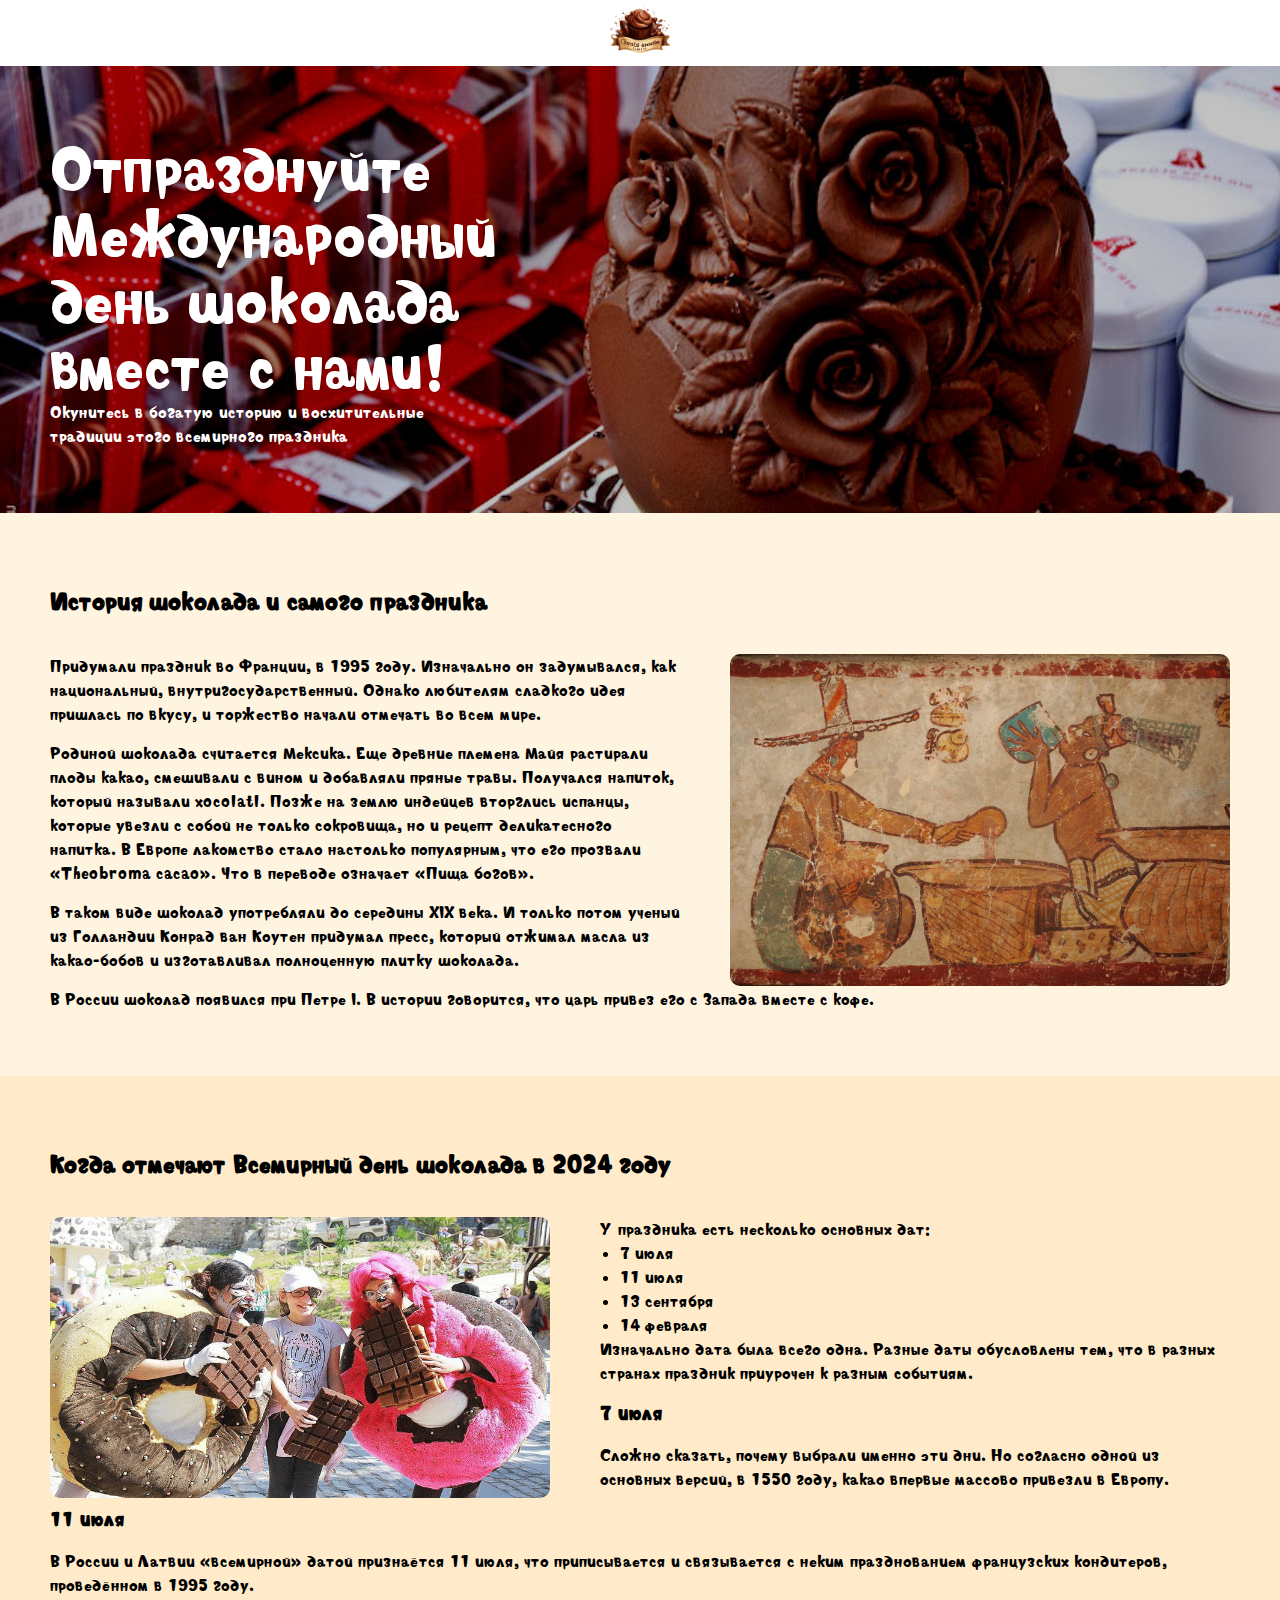
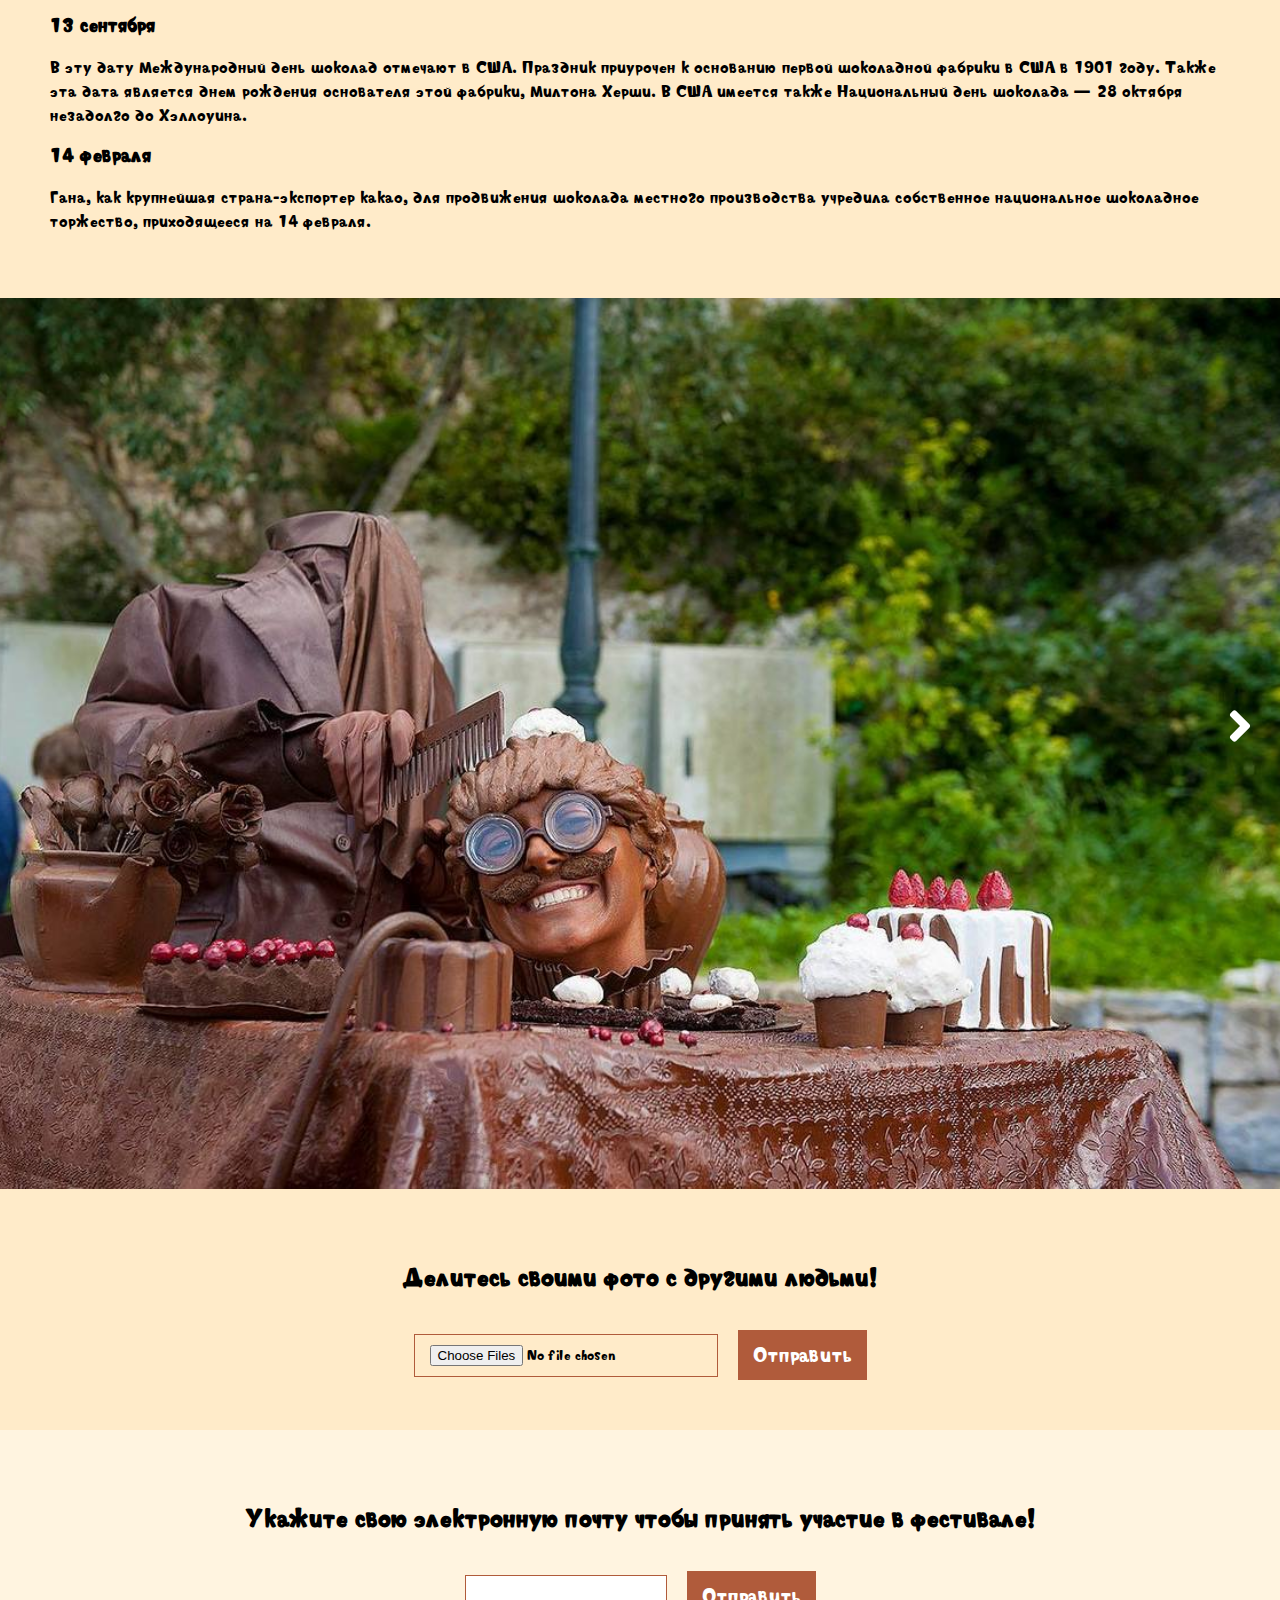
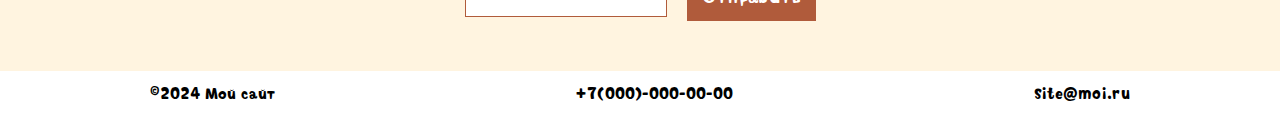
<file: index.html>
<!DOCTYPE html>
<html lang="ru">

<head>
	<title>Всемирный День Шоколада</title>
	<meta charset="UTF-8">
	<meta name="viewport" content="width=device-width, initial-scale=1">
	<link href="style.css" rel="stylesheet">
	<link rel="icon" href="images/favicon.png" type="image/x-icon">
</head>

<body>
	<header>
		<a href="#join"><img src="images\favicon.png" id="logo"></a>
		<!-- <div>
			<a href="#history"><button>История</button></a>
			<a href="#when"><button>Когда отмечают</button></a>
			<a href="#gallery"><button>Галерея</button></a>
			<a href="#send-photo"><button>Поделится фото</button></a>
			<a href="#footer"><button>О нас</button></a>
		</div>
		<a href="#join"><button class="sign-up-for">Принять участие</button></a>
		<input type="checkbox" name="menucb" id="menucb">
		<label for="menucb"><div></div></label> -->
	</header>
	<main>
		<div class="block block1">
			<h1>Отпразднуйте Международный день шоколада вместе с нами!</h1>
			<p>Окунитесь в богатую историю и восхитительные традиции этого всемирного праздника</p>
		</div>
		<div class="block history" id="history">
			<h2>История шоколада и самого праздника</h2>
			<div>

				<img src="images/history-1jpg.jpg" alt="">
				<p>
					Придумали праздник во Франции, в 1995 году. Изначально он задумывался, как национальный,
					внутригосударственный. Однако любителям сладкого идея пришлась по вкусу, и торжество начали отмечать
					во всем мире.
				</p>
				<p>
					Родиной шоколада считается Мексика. Еще древние племена Майя растирали плоды какао, смешивали с
					вином и добавляли пряные травы. Получался напиток, который называли xocolatl. Позже на землю
					индейцев вторглись испанцы, которые увезли с собой не только сокровища, но и рецепт деликатесного
					напитка. В Европе лакомство стало настолько популярным, что его прозвали «Theobroma cacao». Что в
					переводе означает «Пища богов».
				</p>
				<p>
					В таком виде шоколад употребляли до середины XIX века. И только потом ученый из Голландии Конрад ван
					Коутен придумал пресс, который отжимал масла из какао-бобов и изготавливал полноценную плитку
					шоколада.
				</p>
				<p>
					В России шоколад появился при Петре I. В истории говорится, что царь привез его с Запада вместе с
					кофе.
				</p>
			</div>
		</div>
		<div class="block when" id="when">
			<h2>Когда отмечают Всемирный день шоколада в 2024 году</h2>
			<figure>
				<img src="images/when-1.jpg" alt="">
				<figcaption>У праздника есть несколько основных дат:</figcaption>
				<ul>
					<li>7 июля</li>
					<li>11 июля</li>
					<li>13 сентября</li>
					<li>14 февраля</li>
				</ul>
			</figure>
			<p>Изначально дата была всего одна. Разные даты обусловлены тем, что в разных странах праздник приурочен к
				разным событиям.</p>
			<h3>7 июля</h3>
			<p>Сложно сказать, почему выбрали именно эти дни. Но согласно одной из основных версий, в 1550 году, какао
				впервые массово привезли в Европу.</p>
			<h3>11 июля</h3>
			<p>В России и Латвии «всемирной» датой признаётся 11 июля, что приписывается и связывается с неким
				празднованием французских кондитеров, проведённом в 1995 году.</p>
			<h3>13 сентября</h3>
			<p>В эту дату Международный день шоколад отмечают в США. Праздник приурочен к основанию первой шоколадной
				фабрики в США в 1901 году. Также эта дата является днем рождения основателя этой фабрики, Милтона Херши.
				В США имеется также Национальный день шоколада — 28 октября незадолго до Хэллоуина.</p>
			<h3>14 февраля</h3>
			<p>Гана, как крупнейшая страна-экспортер какао, для продвижения шоколада местного производства учредила
				собственное национальное шоколадное торжество, приходящееся на 14 февраля.</p>
		</div>
		<div class="block gallery" id="gallery">
			<input type="radio" id="rb1" name="slider" class="slider" checked>
			<label for="rb1"></label>
			<div class="slide bg1"></div>

			<input type="radio" id="rb2" name="slider" class="slider">
			<label for="rb2"></label>
			<div class="slide bg2"></div>

			<input type="radio" id="rb3" name="slider" class="slider">
			<label for="rb3"></label>
			<div class="slide bg3"></div>

			<input type="radio" id="rb4" name="slider" class="slider">
			<label for="rb4"></label>
			<div class="slide bg4"></div>

			<input type="radio" id="rb5" name="slider" class="slider">
			<label for="rb5"></label>
			<div class="slide bg5"></div>
		</div>
		<div class="block send-photo" id="send-photo">
			<h2>Делитесь своими фото с другими людьми!</h2>
			<form action="send-photo.php" method="post" enctype="multipart/form-data">
				<input type="file" name="photo" id="photo" accept="image/jpeg, image/png" required multiple>
				<button type="submit">Отправить</button>
			</form>
		</div>
		<div class="block join" id="join">
			<h2>Укажите свою электронную почту чтобы принять участие в фестивале!</h2>
			<form action="join.php" method="post">
				<input type="email" name="email" id="email" required>
				<button type="submit">Отправить</button>
			</form>
		</div>
	</main>
	<footer id="footer">
		<p>©2024 Мой сайт</p>
		<p>+7(000)-000-00-00</p>
		<p>site@moi.ru</p>
	</footer>
</body>

</html>
</file>
<file: style.css>
@font-face {
	font-family: SoftieCyr;
	src: url("fonts/Softie\ Cyr.ttf") format("truetype");
}

*
{
	margin: 0;
	padding: 0;
	font-family: SoftieCyr;
	line-height: 150%;
}

a{
	all: unset;
}

body
{
	/* background-color: #FFEBC9; */
	/* background-repeat: no-repeat;
	background-size: cover; */
	background: linear-gradient(0deg, rgba(117,52,34,1) 0%, rgba(215,151,113,1) 100%);
	display: flex;
	flex-direction: column;
}

#logo
{
	max-width: 60px;
}

header, footer
{
	/* padding: 0 15%; */
	/* max-width: 1024px; */
	/* margin: auto; */
	display: flex;
	justify-content: space-around;
	align-items: center;
	background-color: #fff;
}

header
{
	/* background-color: rgb(215, 151, 113); */
	position: sticky;
	top: 0;
	z-index: 9999999999999999;
	/* border-bottom: 1px solid; */
}

header button
{
	all: unset;
	padding: 0 25px;
	height: 60px;
	color: rgb(117, 52, 34);
}

header button:hover
{
	background-color: rgb(215, 151, 113);
}

.sign-up-for
{
	background-color: rgb(176, 91, 59);
	font-size: 20px;
	color: #fff;
}

.sign-up-for:hover
{
	background-color: rgb(117, 52, 34);
	color: #fff;
}

.block{
	padding: 50px;
	padding-top: 70px;
}

.block.block:nth-child(2n){
	background-color: #fff4e0;
}

main
{
	align-self: center;
	max-width: 1600px;
	background-color: #FFEBC9;
}

main .block1
{
	background: no-repeat url("images/5613086550_b586cb0436_b (1).jpg");
	background-position: center center;
	background-size: cover;
	position: relative;
	/* min-width: 1024px; */
	/* min-height: 400px; */
	display: flex;
	flex-direction: column;
	justify-content: space-evenly;
}

h1, main .block1 p
{
	max-width: 450px;
	color: white;
}

h1
{
	font-size: 60px;
	line-height: 110%;
	font-weight: 400;
}

.history
{
	display: flex;
	flex-direction: column;
}

.history img
{
	float: right;
	margin-left: 50px;
}

.block img
{
	max-width: 500px;
	border-radius: 10px;
}

h2
{
	margin-bottom: 20px;
}

h3
{
	margin-bottom: 15px;
}

p
{
	margin-bottom: 15px;
}

.when li{
	position: relative;
	left: 20px;
}

.when img
{
	float: left;
	margin-right: 50px;
}

button[type="submit"]{
	transition-duration: 0.5s;
	border-radius: 0px;
	background-color: rgb(176, 91, 59);
	font-size: 20px;
	color: #fff;
	padding: 10px 15px;
	border: none;
}

button[type="submit"]:hover{
	/* background-color: aqua; */
	border-radius: 10px;
	background-color: rgb(117, 52, 34);
	color: #fff;
}

input{
	padding: 10px 15px;
	/* font-size: 20px; */
	/* border: none; */
	border: 1px solid rgb(176, 91, 59);
	margin-right: 20px;
}


/*  */

.gallery
{
  text-align: center;
  overflow: hidden;
  user-select: none;
  position: relative;
}

.slider{
	position: absolute;  
	opacity: 0;
	margin-top: 85vh;
}
  
label {
	display: inline-block;
	width: 12px;
	height: 12px;
	background-color: transparent;
	height: 85vh;
	z-index: 2;
	transition-duration: .4s;
}
  
.slider:checked + label{
	background-color: white;
}
  
.slider + label::after{
	content: '';
	background-image: url("data:image/svg+xml,%3Csvg xmlns='http://www.w3.org/2000/svg' viewBox='0 0 256 512' width='100' style='fill:white'%3E%3Cpath d='M31.7 239l136-136c9.4-9.4 24.6-9.4 33.9 0l22.6 22.6c9.4 9.4 9.4 24.6 0 33.9L127.9 256l96.4 96.4c9.4 9.4 9.4 24.6 0 33.9L201.7 409c-9.4 9.4-24.6 9.4-33.9 0l-136-136c-9.5-9.4-9.5-24.6-.1-34z' /%3E%3C/svg%3E");
	background-repeat: no-repeat;
	background-position: center center;
	background-size: 50px 50px;
	line-height: 100vh;
	transition: 200ms;
	position: absolute;
	color: white;
	height: 95vh;
	width: 50px;
	top: 0;
	left: 0;
	z-index: 20;
}
  
.slider + label:hover::after {
	background-size: 60px 60px;
}
  
.slider:checked + label::after {
	background-image: none;
	width: 100vw;
	left: 0;
	z-index: 10;
}
  
.slider:checked + label + .slide ~ .slider + label::after {
	display: none;
}
  
.slider:checked + label + .slide + .slider + label::after {
	background-image: url("data:image/svg+xml,%3Csvg xmlns='http://www.w3.org/2000/svg' viewBox='0 0 256 512' width='100' fill='white'%3E%3Cpath d='M224.3 273l-136 136c-9.4 9.4-24.6 9.4-33.9 0l-22.6-22.6c-9.4-9.4-9.4-24.6 0-33.9l96.4-96.4-96.4-96.4c-9.4-9.4-9.4-24.6 0-33.9L54.3 103c9.4-9.4 24.6-9.4 33.9 0l136 136c9.5 9.4 9.5 24.6.1 34z' /%3E%3C/svg%3E");
	display: block;
	width: 80px;
	right: 0;
	left: auto;
}

.slide {
	position: absolute;
	background-position: center;
	background-size: cover;
	background-repeat: no-repeat;
	width: 100%;
	height: 100%;
	top: 0;
	left: 0;
	z-index: 1;
	transform: translateX(-100%);
	transition-duration: .4s;
	opacity: 1;
}
  
.slider:checked ~ .slide {
	transform: translateX(100%);
}
  
.slider:checked + label + .slide {
	transform: translateX(0);
	opacity: 1;
}
  
.bg1{
	background-image: url(images/gallery-1.jpg);
}
.bg2{
	background-image: url(images/gallery-2.jpg);
}
.bg3{
	background-image: url(images/gallery-3.jpg);
}
.bg4{
	background-image: url(images/gallery-4.jpg);
}
.bg5{
	background-image: url(images/gallery-5.jpg);
}

/*  */

.join, .send-photo
{
	display: flex;
	flex-direction: column;
	align-items: center;
}

h2{
	margin-bottom: 35px;
}

footer p{
	margin: 10px 0;
}

#menucb{
	display: none;
}

label[for='menu']{
	display: none;
}

form{
	display: flex;
	align-items: center;
}

@media screen and (width<800px) {
	/* header
	{
		flex-direction: column;
		justify-content: center;
		justify-content: space-evenly;
		align-items: center;
	} */

	/* header div{
		display: none;
	} */

	*{
		text-align: center;
	}

	main{
		max-width: 100vw;
	}

	.history img, .when img
	{
		float: none;
		margin: 0;
		margin-left: 0;
	}
	
	.block img
	{
		margin-bottom: 50px;
		max-width: 85vw;
		border-radius: 10px;
	}


	.block
	{
		flex-direction: column;
		justify-content: center;
		align-items: center;
		padding: 30px 20px;
	}

	.history div, .when figure{
		display: flex;
		flex-direction: column;
		align-items: center;
		justify-content: center;
	}

	.history p{
		text-align: center;
	}

	h1{
		font-size: 40px;
	}

	h2{
		font-size: 25px;
	}

	input{
		margin-right: 0;
	}

	input{
		margin-bottom: 20px;
	}

	form{
		display: flex;
		flex-direction: column;
		align-items: center;
	}
}
</file>
